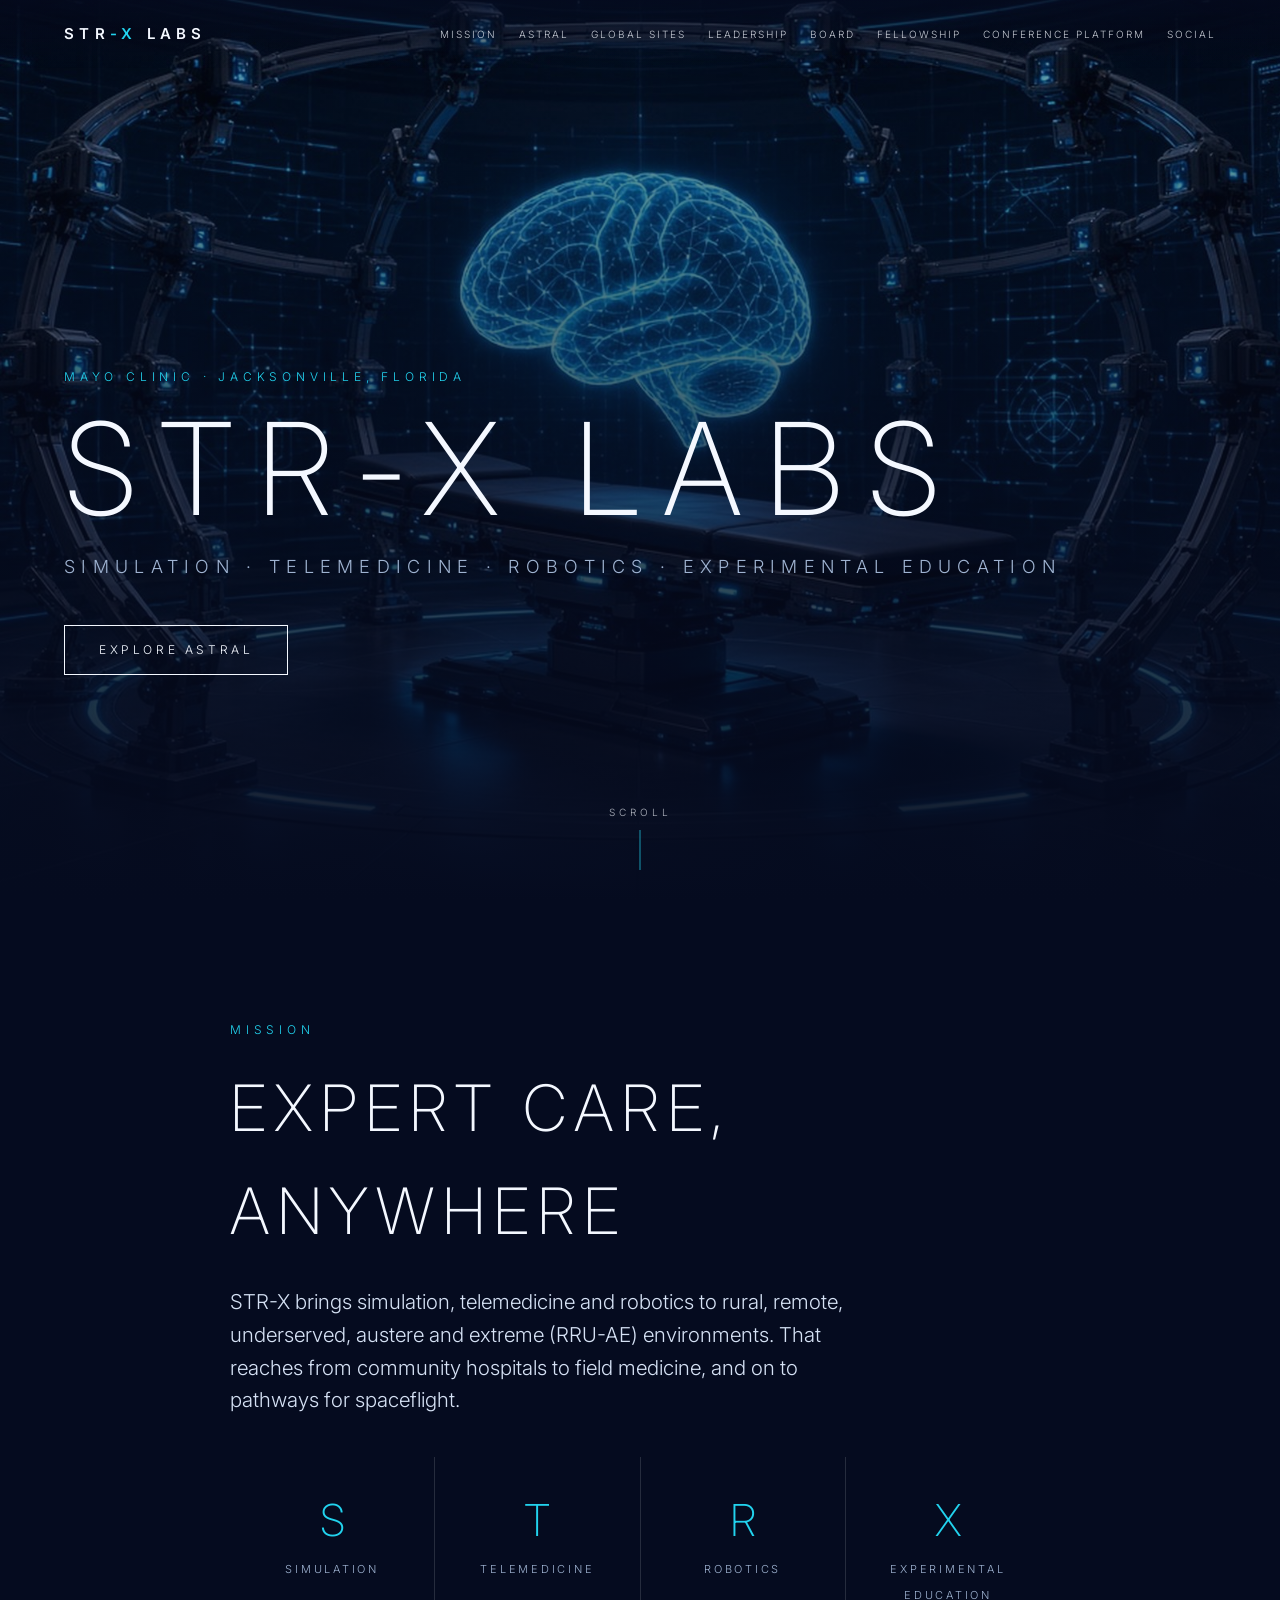
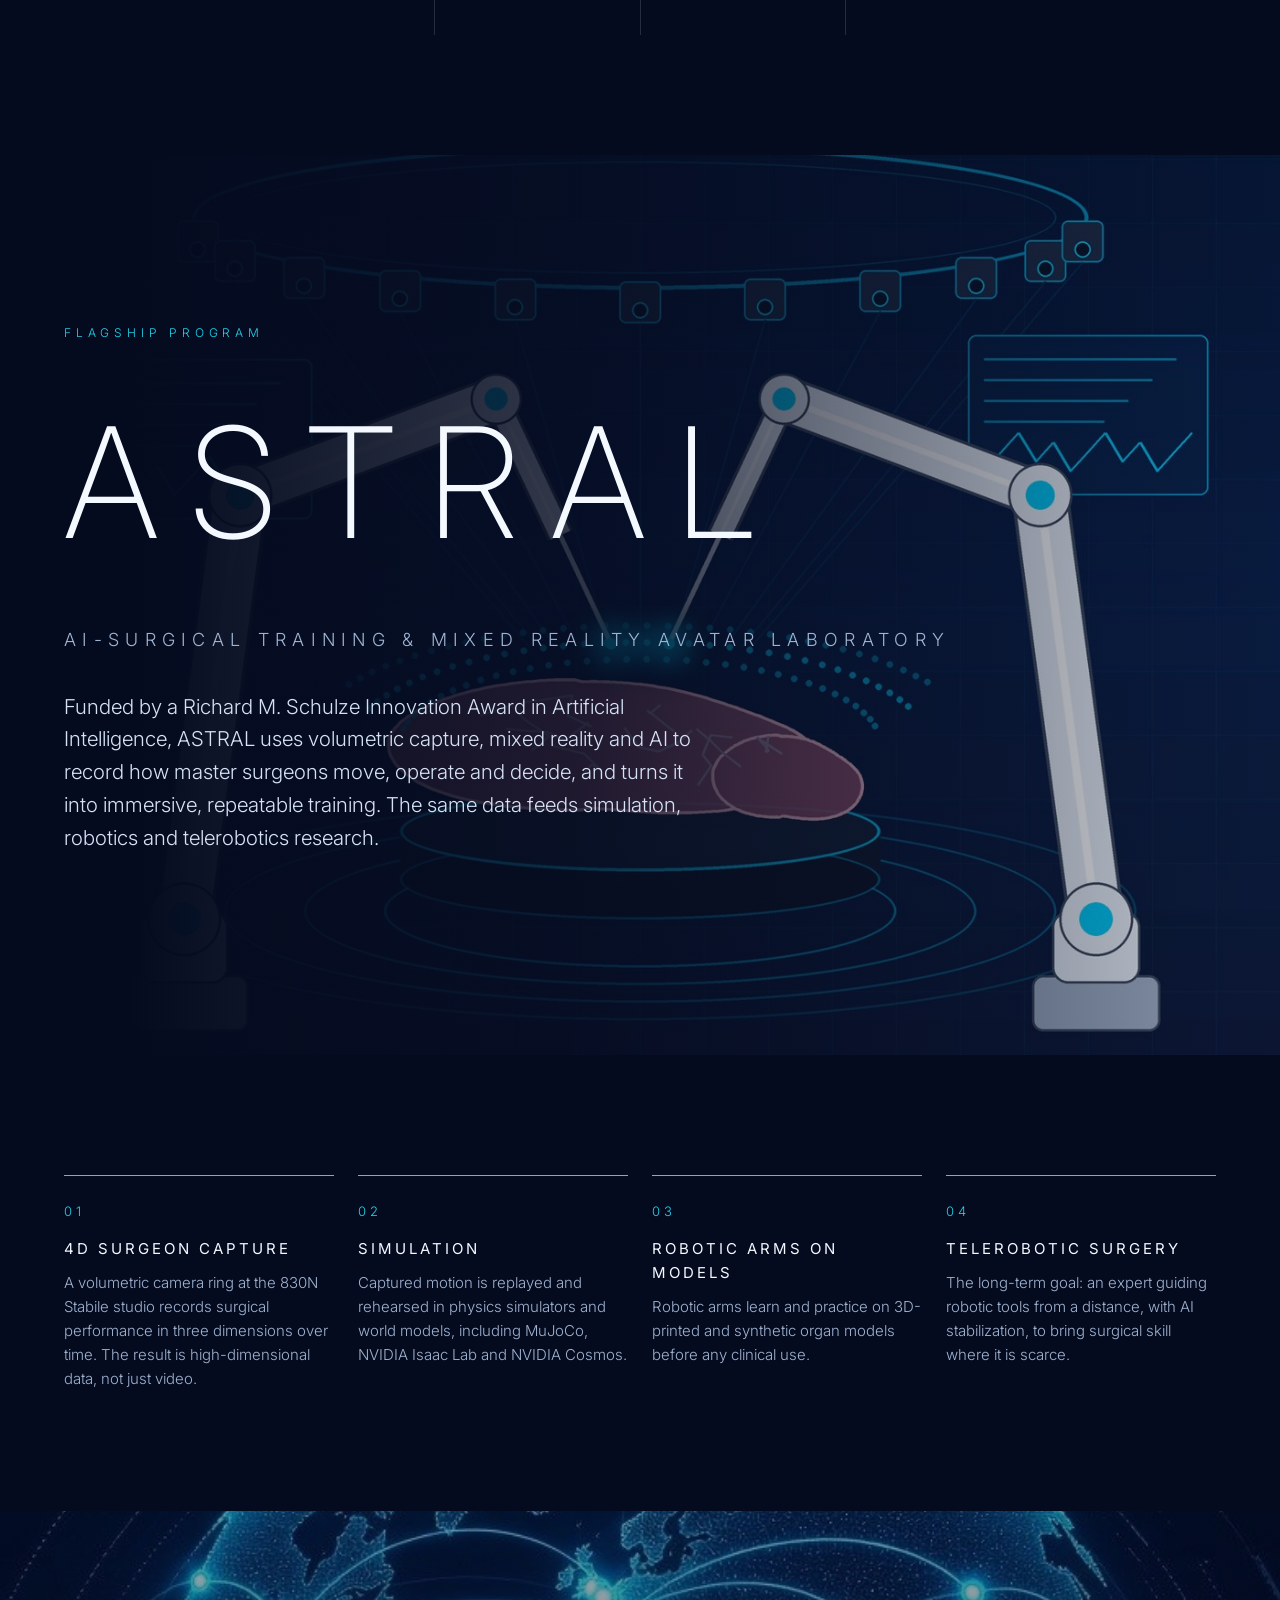
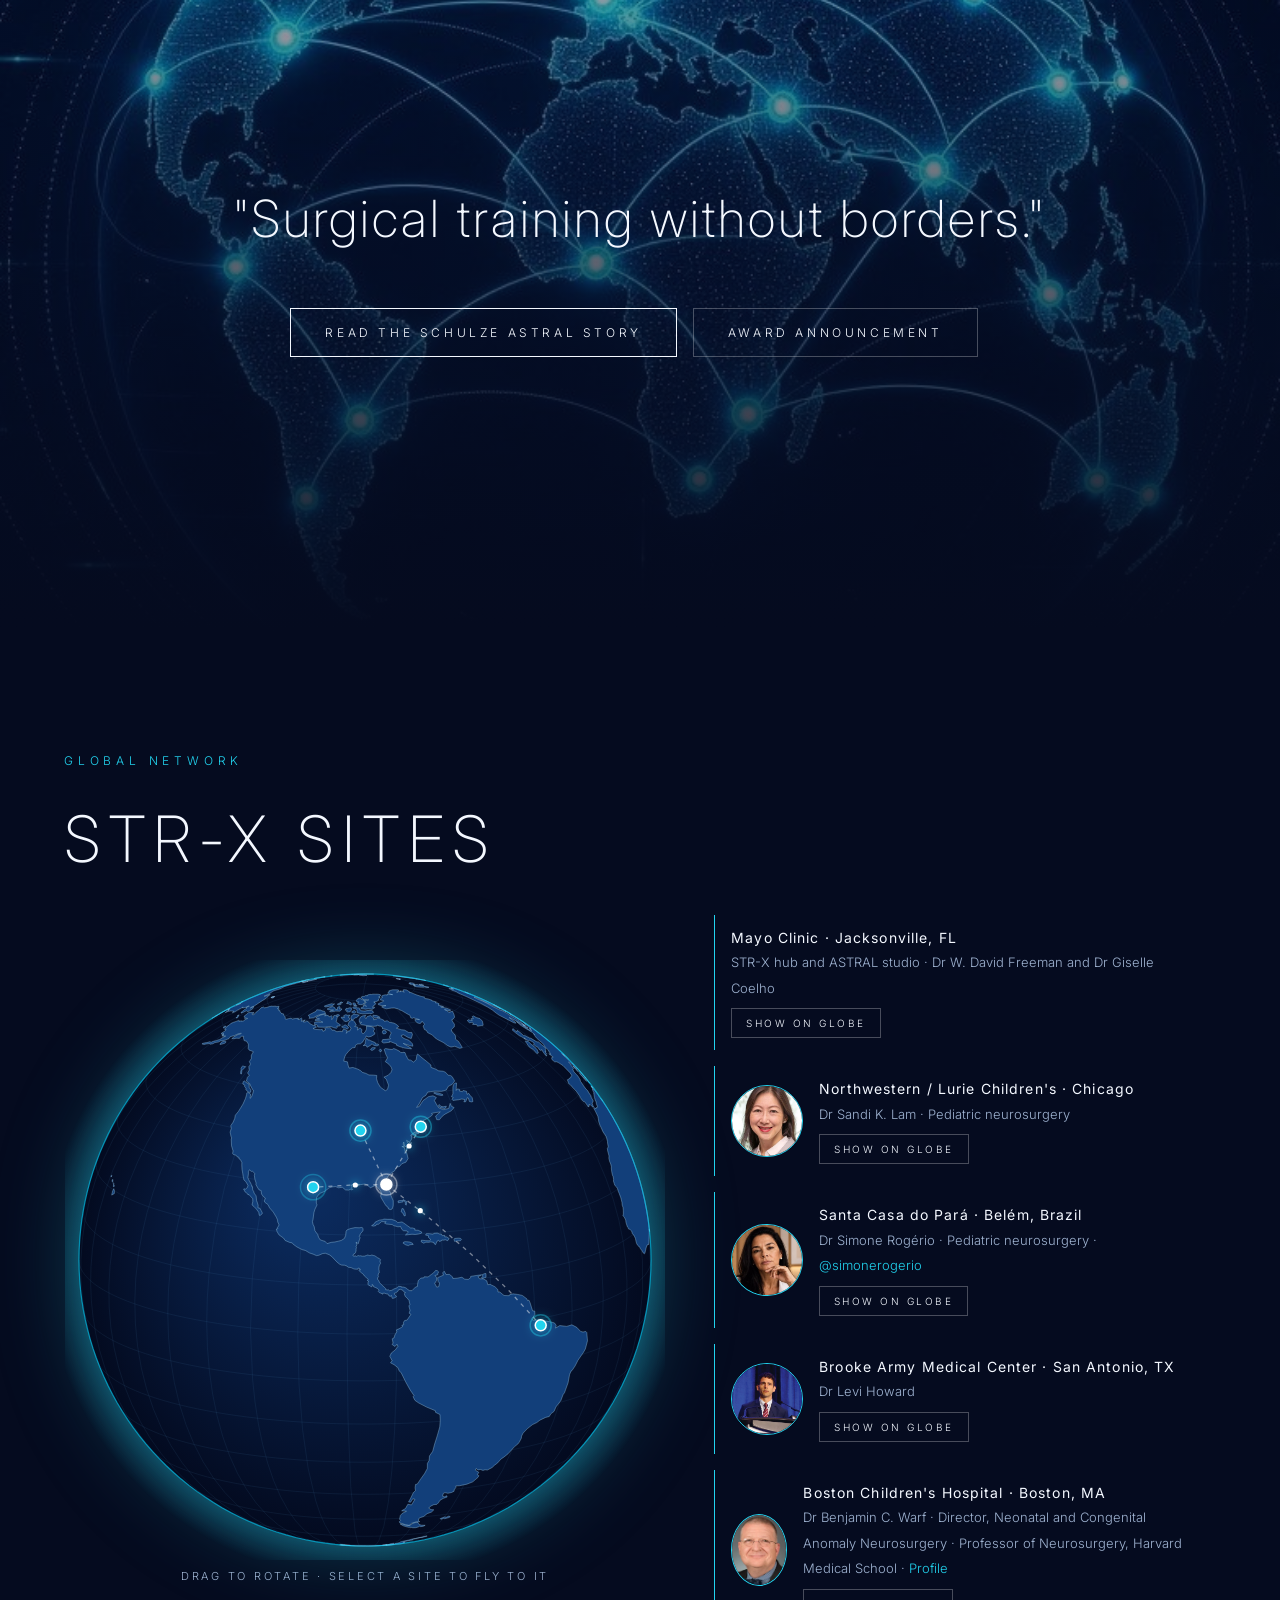
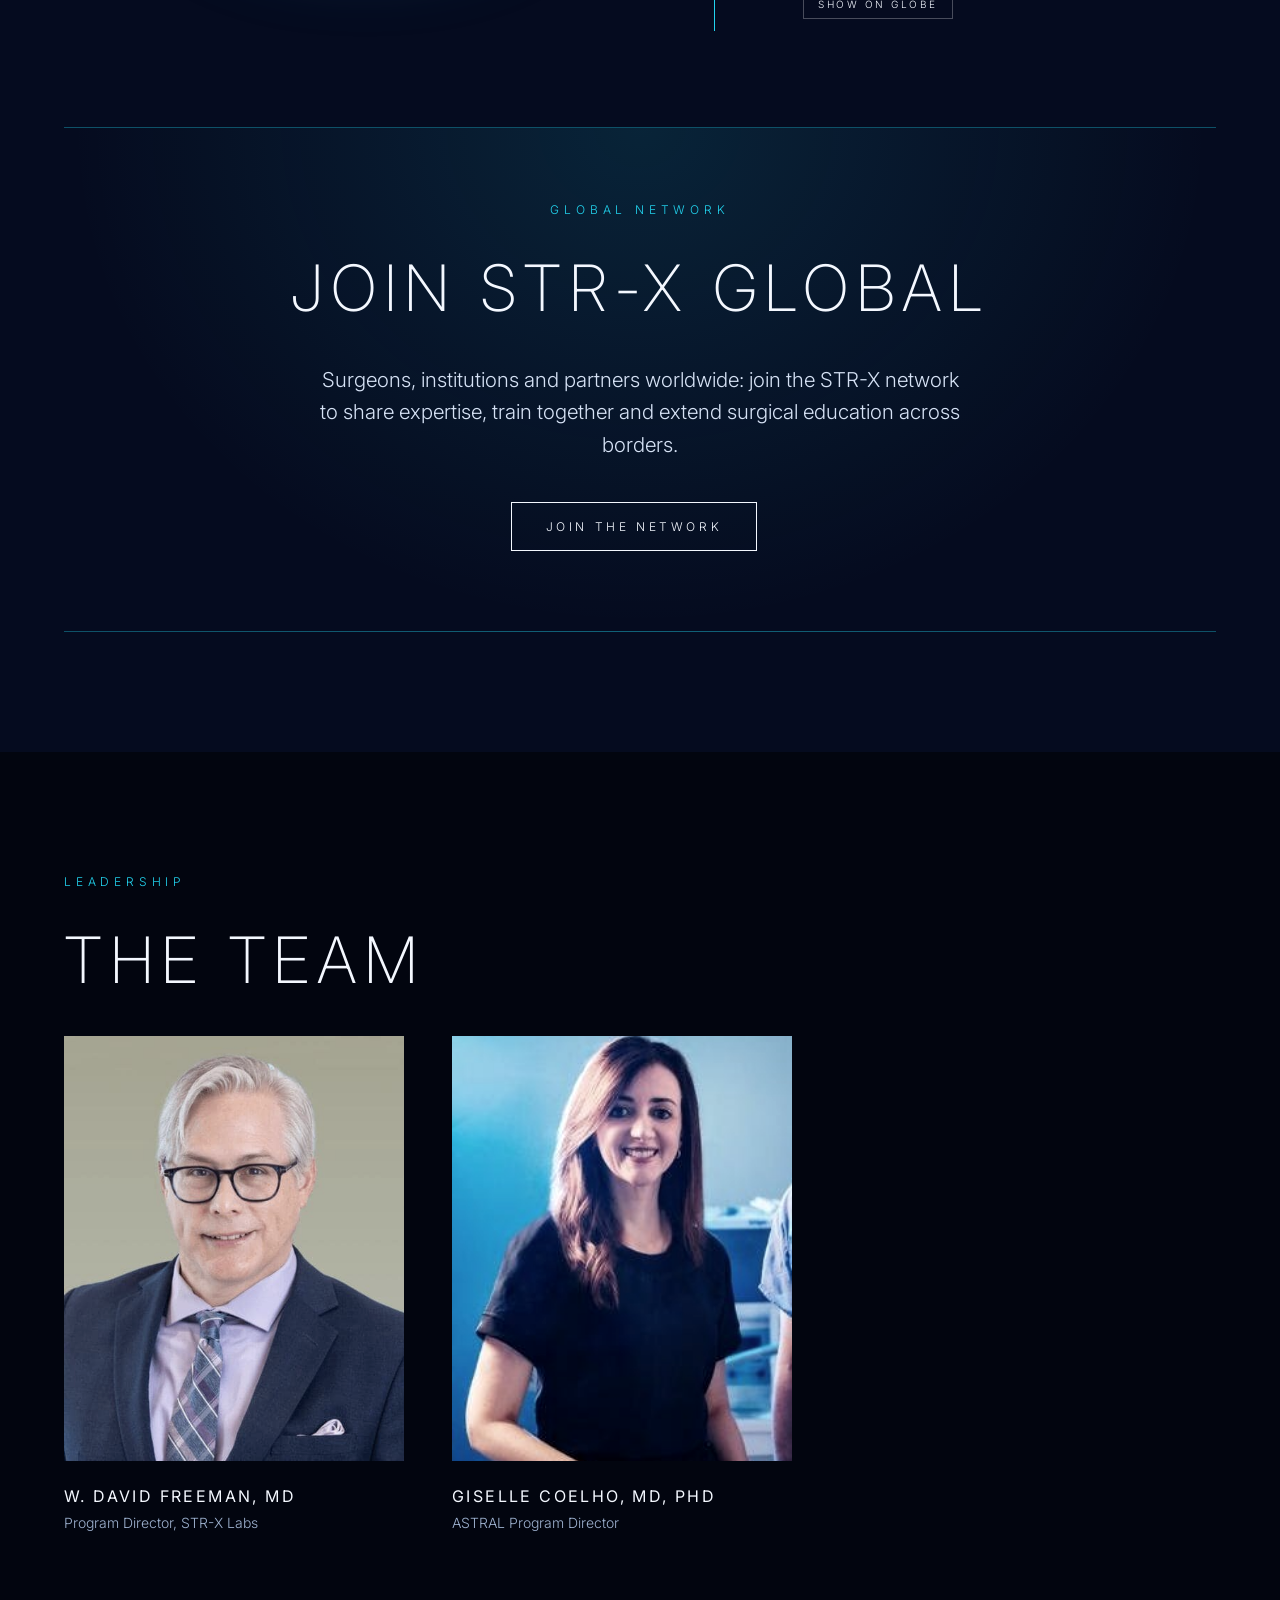
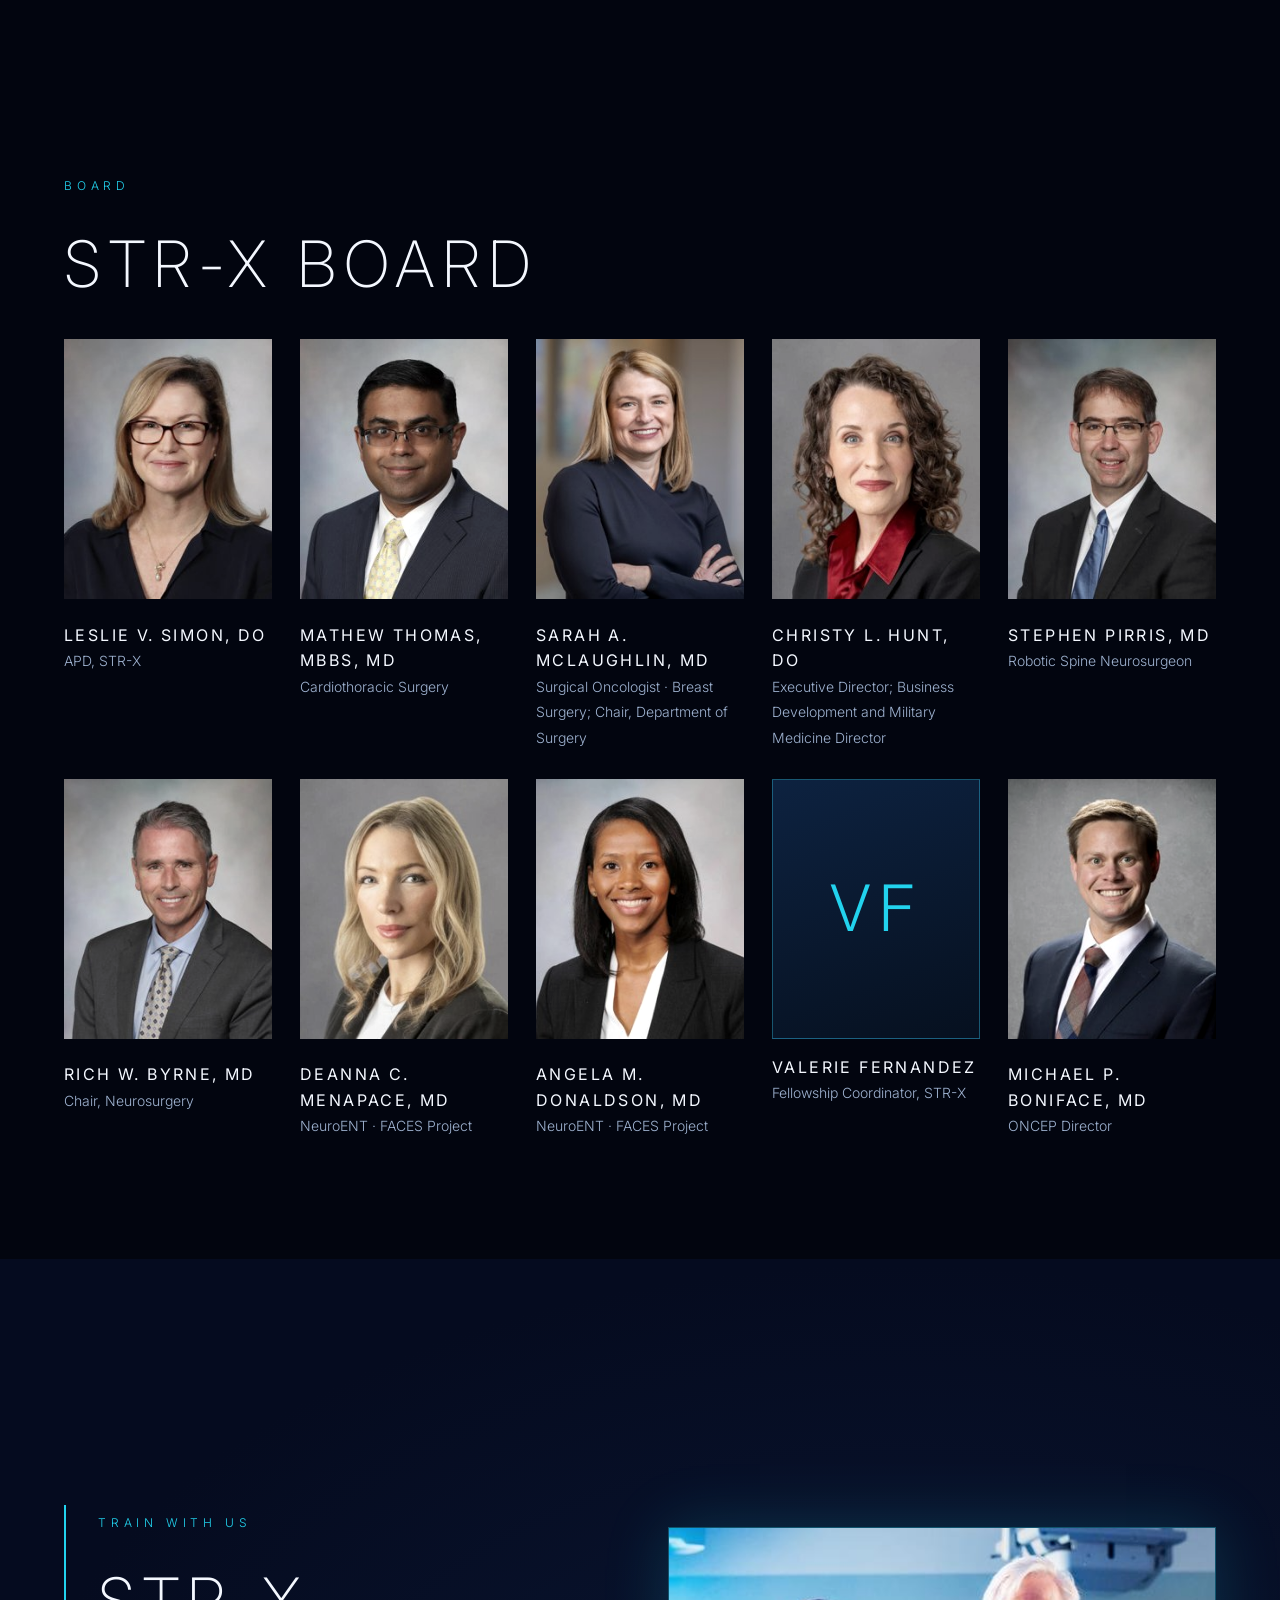
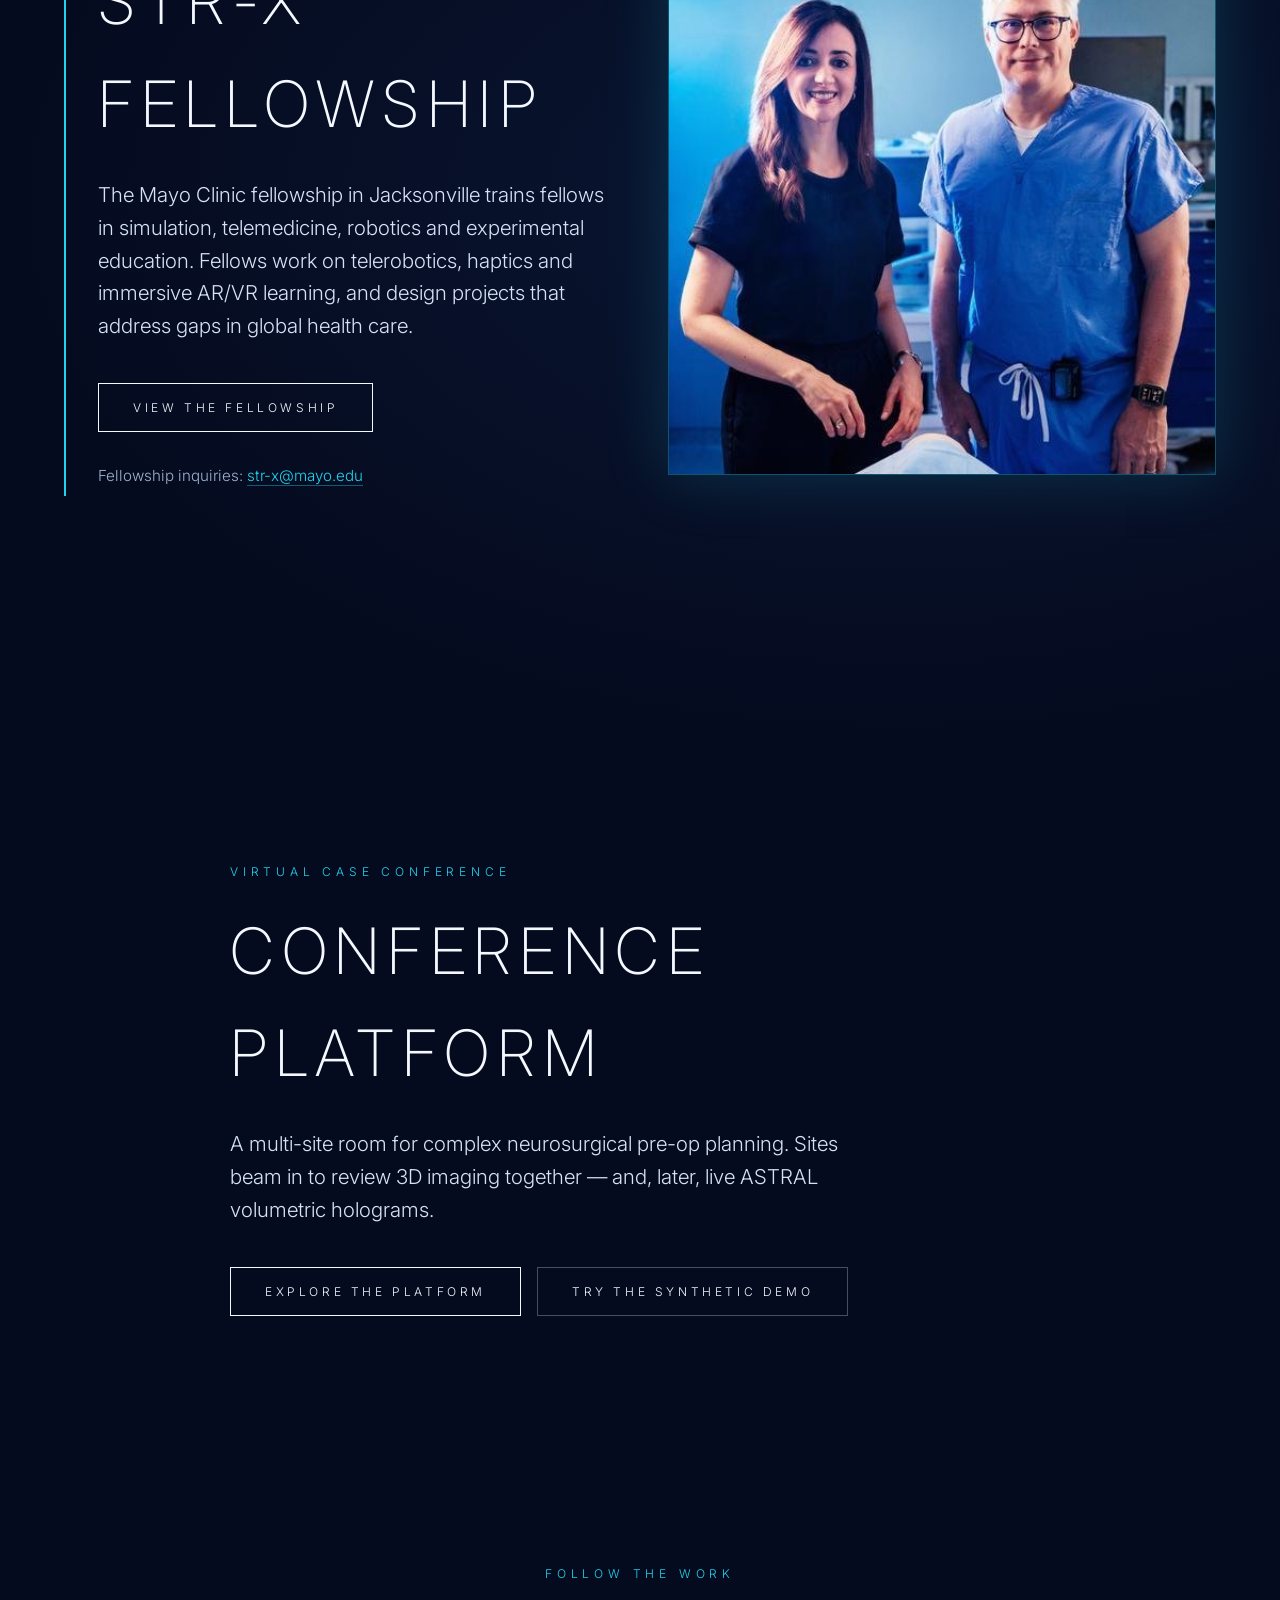
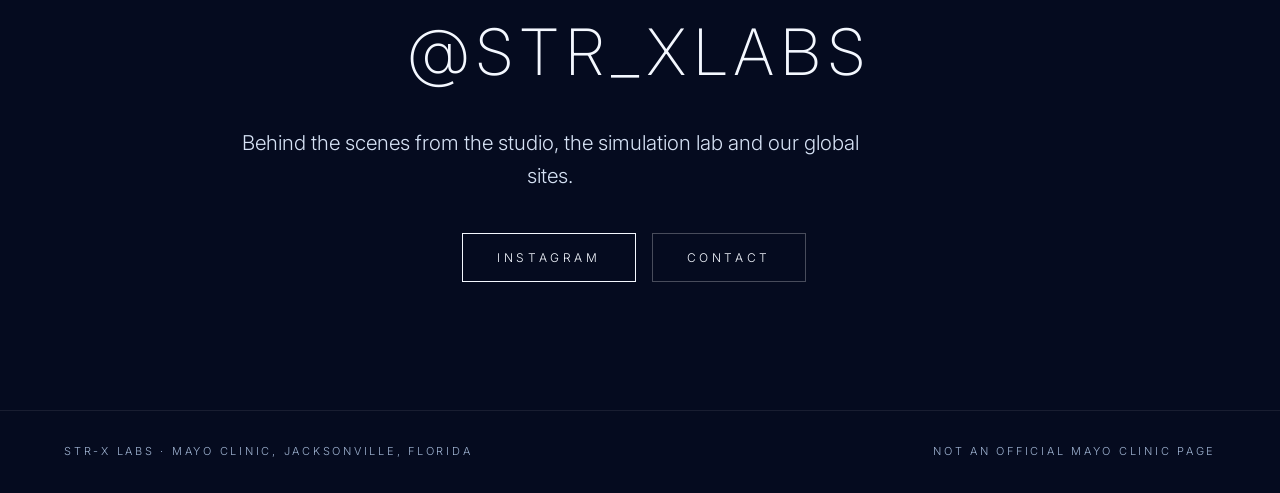
<file: index.html>
<!doctype html>
<html lang="en"><head>
<meta charset="utf-8"><meta name="viewport" content="width=device-width,initial-scale=1">
<title>STR-X Labs | Mayo Clinic Jacksonville</title>
<meta name="description" content="STR-X Labs: Simulation, Telemedicine, Robotics and eXperimental education at Mayo Clinic in Jacksonville, Florida. Home of ASTRAL, the AI-Surgical Training &amp; Mixed Reality Avatar Laboratory.">
<link rel="preconnect" href="https://fonts.googleapis.com"><link href="https://fonts.googleapis.com/css2?family=Inter:wght@200;300;400;600&display=swap" rel="stylesheet">
<link rel="stylesheet" href="style.css">
<link rel="icon" href="favicon.svg" type="image/svg+xml">
<meta name="theme-color" content="#050b1f">
</head><body>
<a class="skip" href="#top">Skip to content</a>
<header class="nav">
 <a class="logo" href="#top">STR<span>-X</span> LABS</a>
 <nav id="site-menu">
  <a href="#mission">Mission</a>
  <a href="#astral">ASTRAL</a>
  <a href="#sites">Global sites</a>
  <a href="#team">Leadership</a>
  <a href="#board">Board</a>
  <a href="#learn">Fellowship</a>
  <a href="conference/">Conference Platform</a>
  <a href="#social">Social</a>
 </nav>
 <button type="button" class="menu-toggle" aria-controls="site-menu" aria-expanded="false" aria-label="Open menu"><span aria-hidden="true"></span></button>
</header>

<section id="top" class="hero full" style="--img:url(assets/ring.jpg)">
 <div class="shade"></div>
 <div class="inner">
  <p class="kicker">Mayo Clinic · Jacksonville, Florida</p>
  <h1>STR-X LABS</h1>
  <p class="sub">Simulation · Telemedicine · Robotics · eXperimental education</p>
  <a class="btn" href="#astral">Explore ASTRAL</a>
 </div>
 <a class="scroll" href="#mission">Scroll</a>
</section>

<section id="mission" class="band">
 <div class="inner narrow reveal">
  <p class="kicker">Mission</p>
  <h2>Expert care, anywhere</h2>
  <p class="lead">STR-X brings simulation, telemedicine and robotics to rural, remote, underserved, austere and extreme (RRU-AE) environments. That reaches from community hospitals to field medicine, and on to pathways for spaceflight.</p>
  <div class="pillars">
   <div><b>S</b><span>Simulation</span></div><div><b>T</b><span>Telemedicine</span></div><div><b>R</b><span>Robotics</span></div><div><b>X</b><span>eXperimental education</span></div>
  </div>
 </div>
</section>

<section id="astral" class="split full" style="--img:url(assets/telerobotics.jpg)">
 <div class="shade side"></div>
 <div class="inner reveal">
  <p class="kicker">Flagship program</p>
  <h2 class="mega">ASTRAL</h2>
  <p class="sub">AI-Surgical Training &amp; Mixed Reality Avatar Laboratory</p>
  <p class="lead">Funded by a Richard M. Schulze Innovation Award in Artificial Intelligence, ASTRAL uses volumetric capture, mixed reality and AI to record how master surgeons move, operate and decide, and turns it into immersive, repeatable training. The same data feeds simulation, robotics and telerobotics research.</p>
 </div>
</section>

<section class="band">
 <div class="inner">
  <div class="grid4">
   <article class="card reveal"><i>01</i><h3>4D surgeon capture</h3><p>A volumetric camera ring at the 830N Stabile studio records surgical performance in three dimensions over time. The result is high-dimensional data, not just video.</p></article>
   <article class="card reveal"><i>02</i><h3>Simulation</h3><p>Captured motion is replayed and rehearsed in physics simulators and world models, including MuJoCo, NVIDIA Isaac Lab and NVIDIA Cosmos.</p></article>
   <article class="card reveal"><i>03</i><h3>Robotic arms on models</h3><p>Robotic arms learn and practice on 3D-printed and synthetic organ models before any clinical use.</p></article>
   <article class="card reveal"><i>04</i><h3>Telerobotic surgery</h3><p>The long-term goal: an expert guiding robotic tools from a distance, with AI stabilization, to bring surgical skill where it is scarce.</p></article>
  </div>
 </div>
</section>

<section class="full quote" style="--img:url(assets/globe.jpg)">
 <div class="shade"></div>
 <div class="inner narrow reveal">
  <p class="big">"Surgical training without borders."</p>
  <a class="btn" href="https://education.mayo.edu/schulze-ai-innovation-awards/giselle-coelho-david-freeman/" target="_blank" rel="noopener">Read the Schulze ASTRAL story</a>
  <a class="btn ghost" href="https://college.mayo.edu/about/news/news-archive/inaugural-recipients-of-the-richard-m-schulze-innovation-awards-in-artificial-intelligence/" target="_blank" rel="noopener">Award announcement</a>
 </div>
</section>

<section id="sites" class="band">
 <div class="inner">
  <p class="kicker">Global network</p>
  <h2>STR-X sites</h2>
  <div class="gwrap">
   <div class="globe-col"><canvas id="globe" aria-label="Interactive globe of STR-X sites. Drag to rotate." role="img"></canvas>
    <div class="glabel" id="globeLabel" aria-live="polite"></div><p class="ghint">Drag to rotate · select a site to fly to it</p></div>
   <ul class="sitelist">
    <li class="site" data-site="jax"><b>Mayo Clinic · Jacksonville, FL</b><span>STR-X hub and ASTRAL studio · Dr W. David Freeman and Dr Giselle Coelho</span><button class="fly" data-fly="jax">Show on globe</button></li>
    <li class="site with-photo" data-site="chi"><img src="assets/sandi-lam.jpg" alt="Dr Sandi K. Lam"><div><b>Northwestern / Lurie Children's · Chicago</b><span>Dr Sandi K. Lam · Pediatric neurosurgery</span><button class="fly" data-fly="chi">Show on globe</button></div></li>
    <li class="site with-photo" data-site="bel"><img src="assets/simone-rogerio.jpg" alt="Dr Simone Rogério"><div><b>Santa Casa do Pará · Belém, Brazil</b><span>Dr Simone Rogério · Pediatric neurosurgery · <a href="https://www.instagram.com/simonerogerio" target="_blank" rel="noopener">@simonerogerio</a></span><button class="fly" data-fly="bel">Show on globe</button></div></li>
    <li class="site with-photo" data-site="bamc"><img src="assets/levi-howard.jpg" alt="Dr Levi Howard"><div><b>Brooke Army Medical Center · San Antonio, TX</b><span>Dr Levi Howard</span><button class="fly" data-fly="bamc">Show on globe</button></div></li>
    <li class="site with-photo" data-site="bos"><img src="assets/benjamin-warf.jpg" alt="Dr Benjamin C. Warf"><div><b>Boston Children's Hospital · Boston, MA</b><span>Dr Benjamin C. Warf · Director, Neonatal and Congenital Anomaly Neurosurgery · Professor of Neurosurgery, Harvard Medical School · <a href="https://www.childrenshospital.org/providers/benjamin-c-warf" target="_blank" rel="noopener">Profile</a></span><button class="fly" data-fly="bos">Show on globe</button></div></li>
   </ul>
  </div>
 <div class="join reveal">
   <p class="kicker">Global network</p>
   <h2>Join STR-X Global</h2>
   <p class="lead">Surgeons, institutions and partners worldwide: join the STR-X network to share expertise, train together and extend surgical education across borders.</p>
   <a class="btn" href="mailto:strxlabs@gmail.com?subject=Join%20STR-X%20Global">Join the network</a>
  </div>
 </div>
</section>

<section id="team" class="band dark">
 <div class="inner">
  <p class="kicker">Leadership</p>
  <h2>The team</h2>
  <div class="team">
   <figure><img src="assets/freeman.jpg" alt="Dr W. David Freeman"><figcaption><b>W. David Freeman, MD</b><span>Program Director, STR-X Labs</span></figcaption></figure>
   <figure><img src="assets/coelho.jpg" alt="Dr Giselle Coelho"><figcaption><b>Giselle Coelho, MD, PhD</b><span>ASTRAL Program Director</span></figcaption></figure>
  </div>
 </div>
</section>

<section id="board" class="band dark">
 <div class="inner">
  <p class="kicker">Board</p>
  <h2>STR-X Board</h2>
  <div class="team board">
   <figure><img src="assets/leslie-simon.jpg" alt="Leslie V. Simon, DO"><figcaption><b>Leslie V. Simon, DO</b><span>APD, STR-X</span></figcaption></figure>
   <figure><img src="assets/mathew-thomas.jpg" alt="Mathew Thomas, MBBS, MD"><figcaption><b>Mathew Thomas, MBBS, MD</b><span>Cardiothoracic Surgery</span></figcaption></figure>
   <figure><img src="assets/sarah-mclaughlin.jpg" alt="Sarah A. McLaughlin, MD"><figcaption><b>Sarah A. McLaughlin, MD</b><span>Surgical Oncologist · Breast Surgery; Chair, Department of Surgery</span></figcaption></figure>
   <figure><img src="assets/christy-hunt.jpg" alt="Christy L. Hunt, DO"><figcaption><b>Christy L. Hunt, DO</b><span>Executive Director; Business Development and Military Medicine Director</span></figcaption></figure>
   <figure><img src="assets/stephen-pirris.jpg" alt="Stephen Pirris, MD"><figcaption><b>Stephen Pirris, MD</b><span>Robotic Spine Neurosurgeon</span></figcaption></figure>
   <figure><img src="assets/rich-byrne.jpg" alt="Rich W. Byrne, MD"><figcaption><b>Rich W. Byrne, MD</b><span>Chair, Neurosurgery</span></figcaption></figure>
   <figure><img src="assets/deanna-menapace.jpg" alt="Deanna C. Menapace, MD"><figcaption><b>Deanna C. Menapace, MD</b><span>NeuroENT · FACES Project</span></figcaption></figure>
   <figure><img src="assets/angela-donaldson.jpg" alt="Angela M. Donaldson, MD"><figcaption><b>Angela M. Donaldson, MD</b><span>NeuroENT · FACES Project</span></figcaption></figure>
   <figure><div class="initials" aria-hidden="true">VF</div><figcaption><b>Valerie Fernandez</b><span>Fellowship Coordinator, STR-X</span></figcaption></figure>
   <figure><img src="assets/michael-boniface.jpg" alt="Michael P. Boniface, MD"><figcaption><b>Michael P. Boniface, MD</b><span>ONCEP Director</span></figcaption></figure>
  </div>
 </div>
</section>
<section id="learn" class="learn">
 <div class="inner learn-grid">
 <figure class="learn-photo reveal"><img src="assets/duo.jpg" alt="Dr Giselle Coelho and Dr W. David Freeman at Mayo Clinic Jacksonville"></figure>
 <div class="learn-panel reveal">
  <p class="kicker">Train with us</p>
  <h2>STR-X Fellowship</h2>
  <p class="lead">The Mayo Clinic fellowship in Jacksonville trains fellows in simulation, telemedicine, robotics and experimental education. Fellows work on telerobotics, haptics and immersive AR/VR learning, and design projects that address gaps in global health care.</p>
  <a class="btn" href="https://college.mayo.edu/academics/non-clinical-education/str-x-fellowship/" target="_blank" rel="noopener">View the fellowship</a>
  <p class="contact">Fellowship inquiries: <a href="mailto:str-x@mayo.edu">str-x@mayo.edu</a></p>
 </div>
 </div>
</section>

<section class="band">
 <div class="inner narrow reveal">
  <p class="kicker">Virtual case conference</p>
  <h2>Conference Platform</h2>
  <p class="lead">A multi-site room for complex neurosurgical pre-op planning. Sites beam in to review 3D imaging together — and, later, live ASTRAL volumetric holograms.</p>
  <a class="btn" href="conference/">Explore the platform</a>
  <a class="btn ghost" href="conference/#demo">Try the synthetic demo</a>
 </div>
</section>

<section id="social" class="band">
 <div class="inner narrow center reveal">
  <p class="kicker">Follow the work</p>
  <h2>@str_xlabs</h2>
  <p class="lead">Behind the scenes from the studio, the simulation lab and our global sites.</p>
  <a class="btn" href="https://www.instagram.com/str_xlabs" target="_blank" rel="noopener">Instagram</a>
  <a class="btn ghost" href="mailto:strxlabs@gmail.com">Contact</a>
 </div>
</section>

<footer><span>STR-X LABS · Mayo Clinic, Jacksonville, Florida</span><span>Not an official Mayo Clinic page</span></footer>

<script src="vendor/d3-array.min.js"></script>
<script src="vendor/d3-geo.min.js"></script>
<script src="vendor/topojson-client.min.js"></script>
<script src="main.js"></script>
<script src="globe.js"></script>
</body></html>
</file>
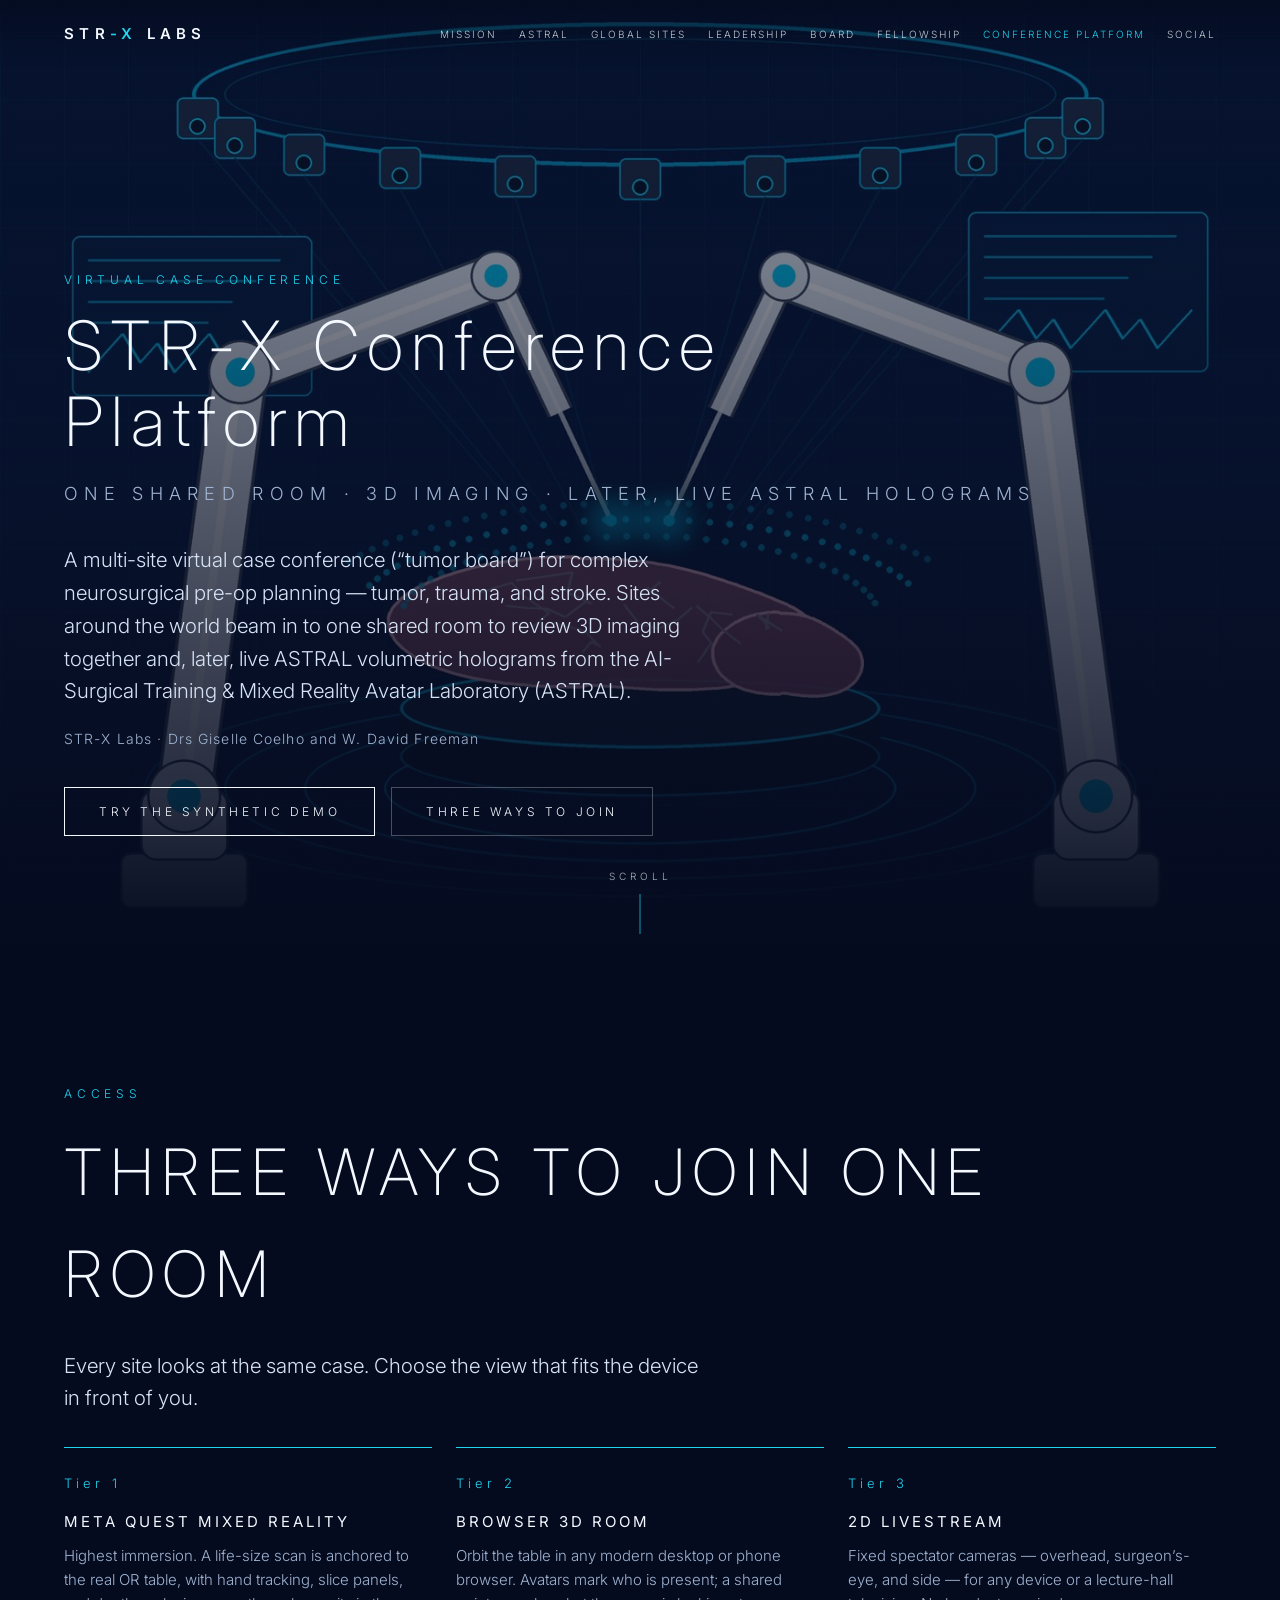
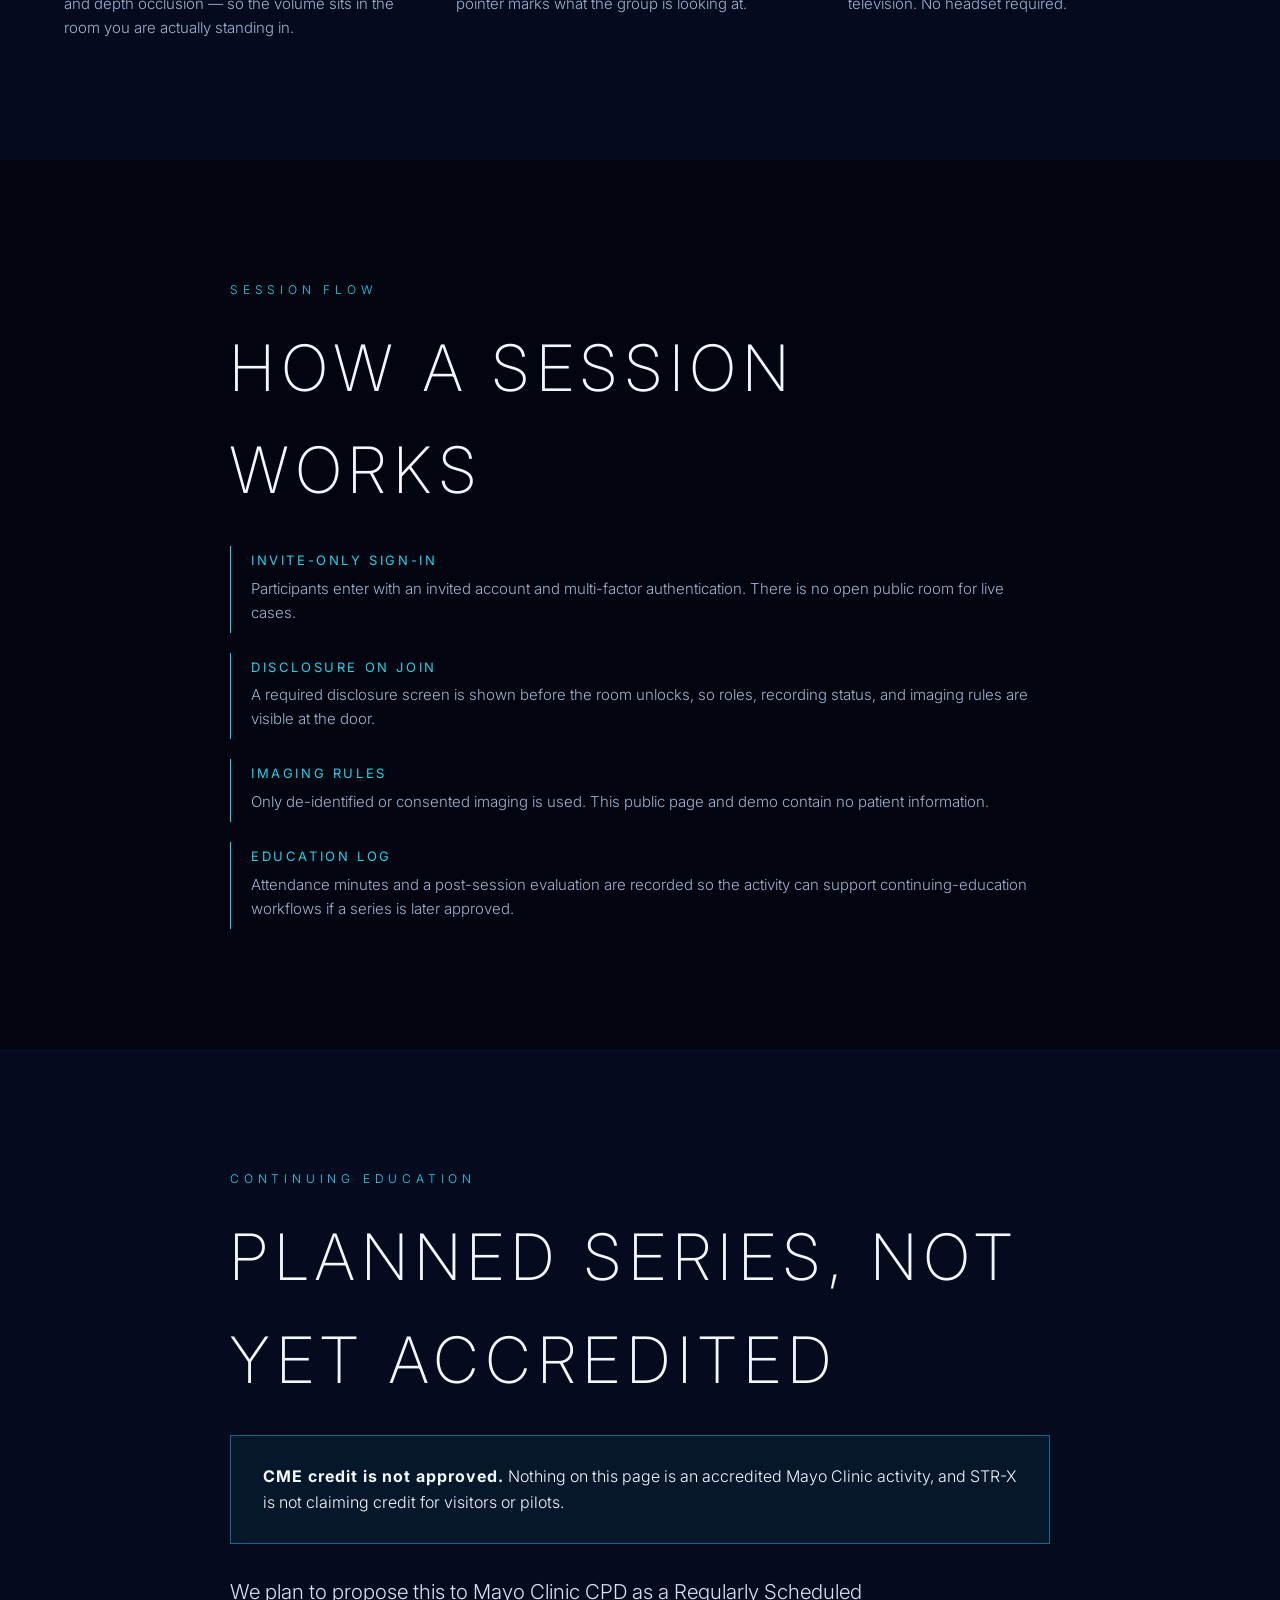
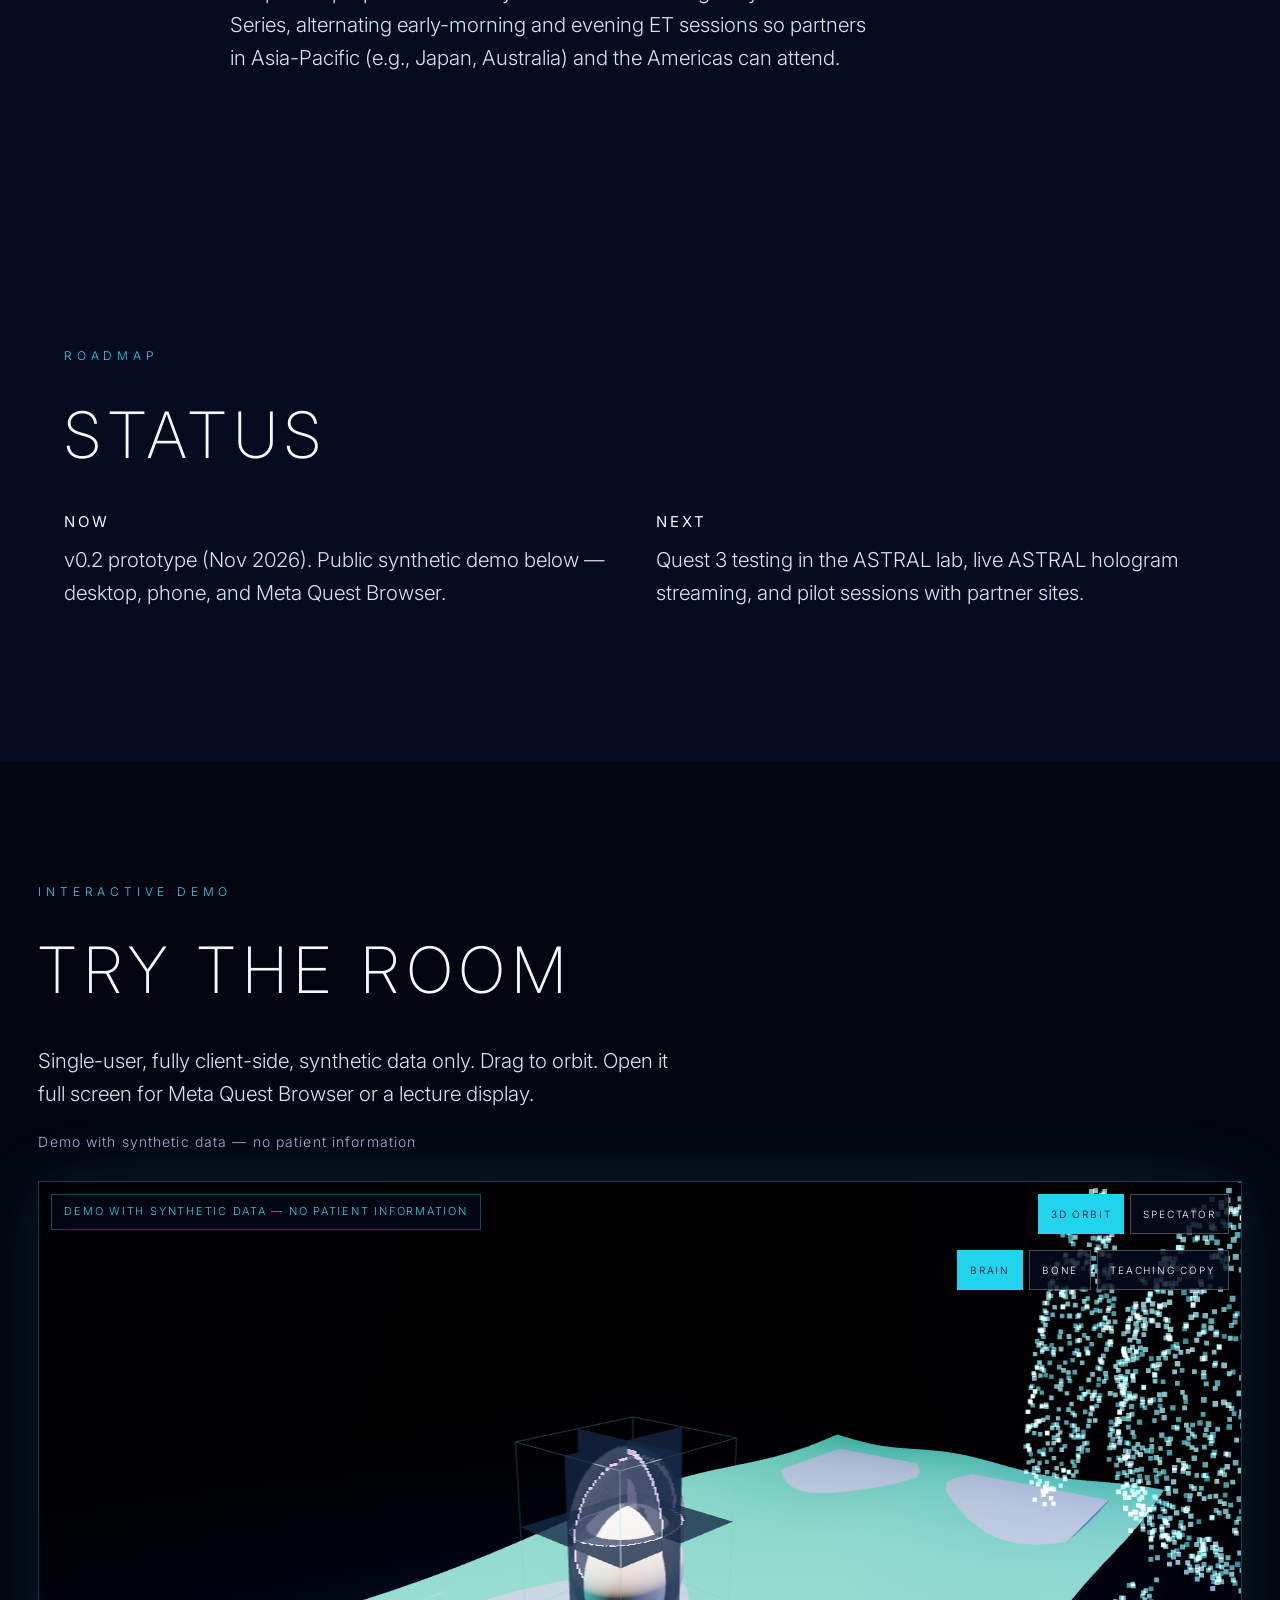
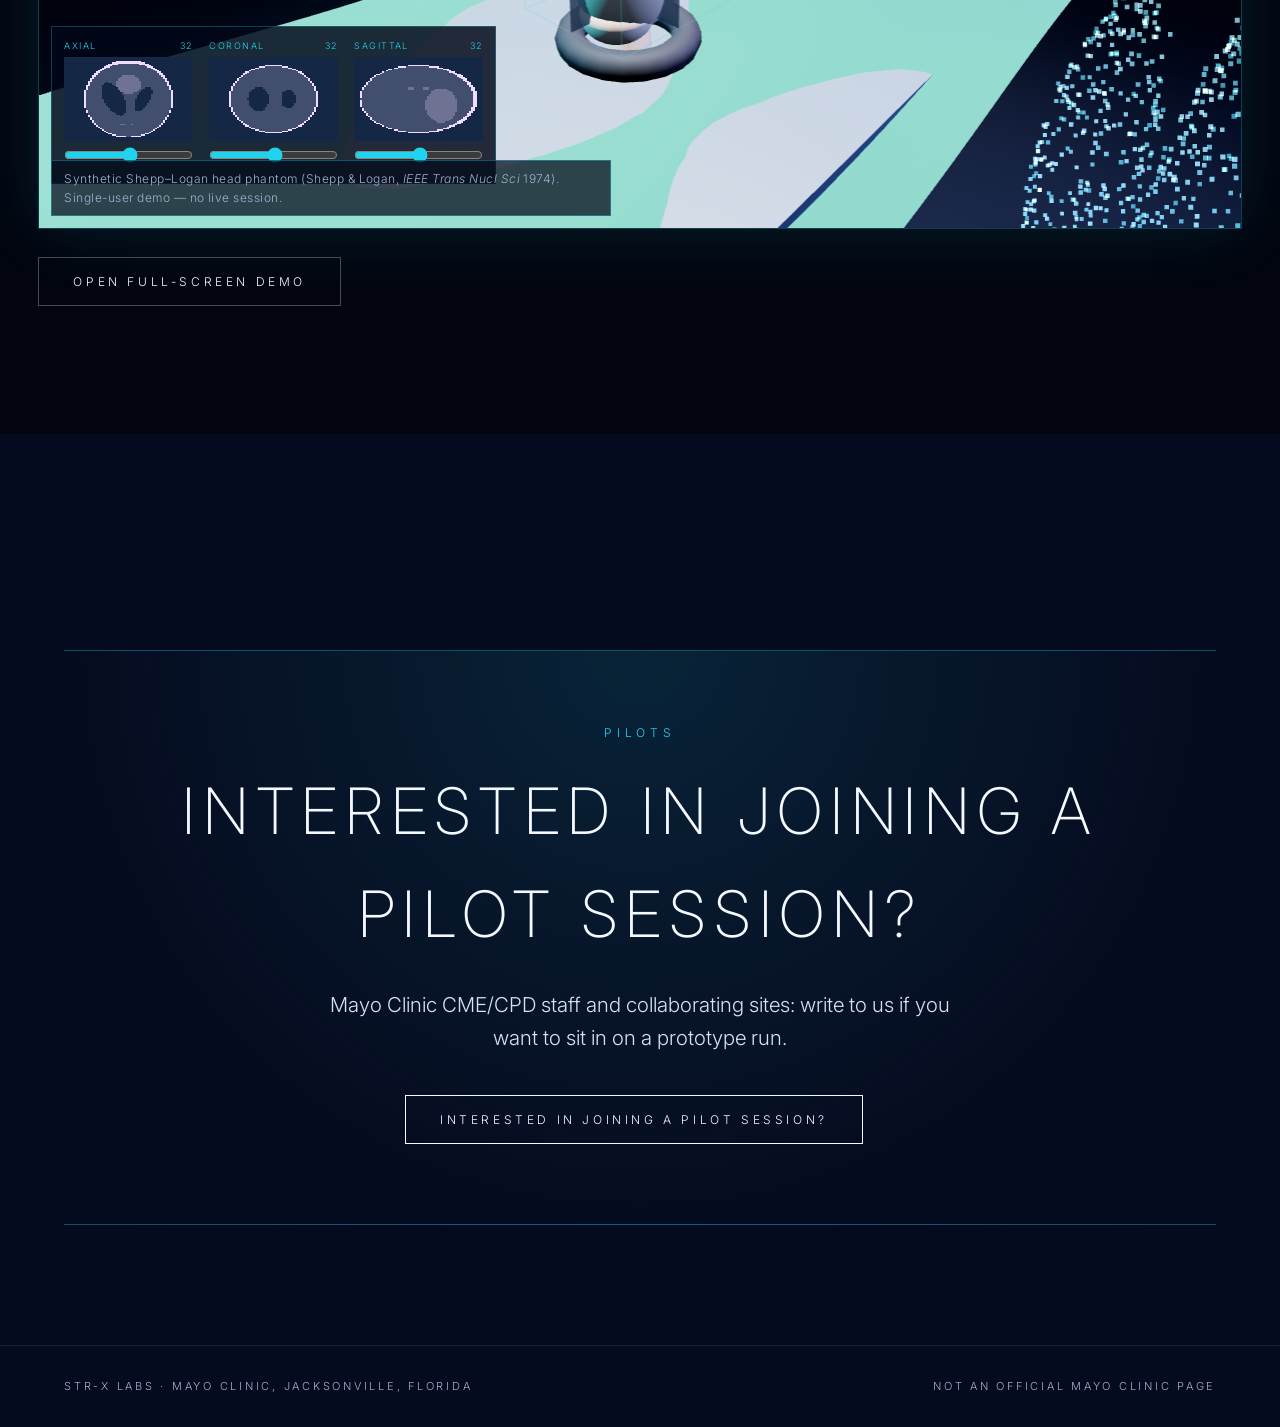
<file: conference/index.html>
<!doctype html>
<html lang="en"><head>
<meta charset="utf-8"><meta name="viewport" content="width=device-width,initial-scale=1">
<title>STR-X Conference Platform | STR-X Labs</title>
<meta name="description" content="STR-X Conference Platform: a multi-site virtual case conference for complex neurosurgical pre-op planning, with a public synthetic-data demo. Built by STR-X Labs.">
<link rel="preconnect" href="https://fonts.googleapis.com"><link href="https://fonts.googleapis.com/css2?family=Inter:wght@200;300;400;600&display=swap" rel="stylesheet">
<link rel="stylesheet" href="../style.css">
<link rel="icon" href="../favicon.svg" type="image/svg+xml">
<meta name="theme-color" content="#050b1f">
</head><body>
<a class="skip" href="#top">Skip to content</a>
<header class="nav">
 <a class="logo" href="../index.html">STR<span>-X</span> LABS</a>
 <nav id="site-menu">
  <a href="../index.html#mission">Mission</a>
  <a href="../index.html#astral">ASTRAL</a>
  <a href="../index.html#sites">Global sites</a>
  <a href="../index.html#team">Leadership</a>
  <a href="../index.html#board">Board</a>
  <a href="../index.html#learn">Fellowship</a>
  <a href="./" aria-current="page">Conference Platform</a>
  <a href="../index.html#social">Social</a>
 </nav>
 <button type="button" class="menu-toggle" aria-controls="site-menu" aria-expanded="false" aria-label="Open menu"><span aria-hidden="true"></span></button>
</header>

<section id="top" class="hero full" style="--img:url(../assets/telerobotics.jpg)">
 <div class="shade"></div>
 <div class="inner">
  <p class="kicker">Virtual case conference</p>
  <h1 class="page-title">STR-X Conference Platform</h1>
  <p class="sub">One shared room · 3D imaging · later, live ASTRAL holograms</p>
  <p class="lead">A multi-site virtual case conference (“tumor board”) for complex neurosurgical pre-op planning — tumor, trauma, and stroke. Sites around the world beam in to one shared room to review 3D imaging together and, later, live ASTRAL volumetric holograms from the AI-Surgical Training &amp; Mixed Reality Avatar Laboratory (ASTRAL).</p>
  <p class="credit">STR-X Labs · Drs Giselle Coelho and W. David Freeman</p>
  <a class="btn" href="#demo">Try the synthetic demo</a>
  <a class="btn ghost" href="#join">Three ways to join</a>
 </div>
 <a class="scroll" href="#join">Scroll</a>
</section>

<section id="join" class="band">
 <div class="inner">
  <p class="kicker">Access</p>
  <h2>Three ways to join one room</h2>
  <p class="lead">Every site looks at the same case. Choose the view that fits the device in front of you.</p>
  <div class="grid3">
   <article class="card">
    <i>Tier 1</i>
    <h3>Meta Quest mixed reality</h3>
    <p>Highest immersion. A life-size scan is anchored to the real OR table, with hand tracking, slice panels, and depth occlusion — so the volume sits in the room you are actually standing in.</p>
   </article>
   <article class="card">
    <i>Tier 2</i>
    <h3>Browser 3D room</h3>
    <p>Orbit the table in any modern desktop or phone browser. Avatars mark who is present; a shared pointer marks what the group is looking at.</p>
   </article>
   <article class="card">
    <i>Tier 3</i>
    <h3>2D livestream</h3>
    <p>Fixed spectator cameras — overhead, surgeon’s-eye, and side — for any device or a lecture-hall television. No headset required.</p>
   </article>
  </div>
 </div>
</section>

<section id="session" class="band dark">
 <div class="inner narrow">
  <p class="kicker">Session flow</p>
  <h2>How a session works</h2>
  <ol class="steps">
   <li><b>Invite-only sign-in</b><p>Participants enter with an invited account and multi-factor authentication. There is no open public room for live cases.</p></li>
   <li><b>Disclosure on join</b><p>A required disclosure screen is shown before the room unlocks, so roles, recording status, and imaging rules are visible at the door.</p></li>
   <li><b>Imaging rules</b><p>Only de-identified or consented imaging is used. This public page and demo contain no patient information.</p></li>
   <li><b>Education log</b><p>Attendance minutes and a post-session evaluation are recorded so the activity can support continuing-education workflows if a series is later approved.</p></li>
  </ol>
 </div>
</section>

<section id="education" class="band">
 <div class="inner narrow">
  <p class="kicker">Continuing education</p>
  <h2>Planned series, not yet accredited</h2>
  <aside class="callout" role="note">
   <p><strong>CME credit is not approved.</strong> Nothing on this page is an accredited Mayo Clinic activity, and STR-X is not claiming credit for visitors or pilots.</p>
  </aside>
  <p class="lead">We plan to propose this to Mayo Clinic CPD as a Regularly Scheduled Series, alternating early-morning and evening ET sessions so partners in Asia-Pacific (e.g., Japan, Australia) and the Americas can attend.</p>
 </div>
</section>

<section id="status" class="band">
 <div class="inner">
  <p class="kicker">Roadmap</p>
  <h2>Status</h2>
  <div class="roadmap">
   <div>
    <h3>Now</h3>
    <p class="lead">v0.2 prototype (Nov 2026). Public synthetic demo below — desktop, phone, and Meta Quest Browser.</p>
   </div>
   <div>
    <h3>Next</h3>
    <p class="lead">Quest 3 testing in the ASTRAL lab, live ASTRAL hologram streaming, and pilot sessions with partner sites.</p>
   </div>
  </div>
 </div>
</section>

<section id="demo" class="band dark demo-section">
 <div class="inner">
  <p class="kicker">Interactive demo</p>
  <h2>Try the room</h2>
  <p class="lead">Single-user, fully client-side, synthetic data only. Drag to orbit. Open it full screen for Meta Quest Browser or a lecture display.</p>
  <p class="credit">Demo with synthetic data — no patient information</p>
  <div id="conference-demo" class="demo-stage" role="region" aria-label="Synthetic conference room demo">
   <p class="demo-fallback">Loading the synthetic conference-room demo. Requires a browser with WebGL 2.</p>
  </div>
  <p style="margin-top:20px">
   <a class="btn ghost" href="demo/">Open full-screen demo</a>
  </p>
 </div>
</section>

<section id="pilot" class="band">
 <div class="inner">
  <div class="join">
   <p class="kicker">Pilots</p>
   <h2>Interested in joining a pilot session?</h2>
   <p class="lead">Mayo Clinic CME/CPD staff and collaborating sites: write to us if you want to sit in on a prototype run.</p>
   <a class="btn" href="mailto:strxlabs@gmail.com?subject=STR-X%20Conference%20Platform%20pilot">Interested in joining a pilot session?</a>
  </div>
 </div>
</section>

<footer><span>STR-X LABS · Mayo Clinic, Jacksonville, Florida</span><span>Not an official Mayo Clinic page</span></footer>
<script src="../main.js"></script>
<script type="module" src="demo/demo.js"></script>
</body></html>
</file>
<file: style.css>
:root{--navy:#050b1f;--navy2:#0a1633;--cyan:#22d3ee;--white:#f4f8ff;--mute:#9fb3d1}
*{box-sizing:border-box;margin:0;padding:0}html{scroll-behavior:smooth}
body{background:var(--navy);color:var(--white);font-family:Inter,system-ui,sans-serif;font-weight:300;line-height:1.6}
a{color:inherit;text-decoration:none}
.nav{position:fixed;inset:0 0 auto 0;z-index:1000;display:flex;justify-content:space-between;align-items:center;padding:22px 5vw;background:linear-gradient(#050b1fcc,transparent);gap:24px}
.logo{font-weight:600;letter-spacing:.35em;font-size:15px;flex-shrink:0}.logo span{color:var(--cyan)}
.nav nav{display:flex;flex-wrap:wrap;justify-content:flex-end;align-items:center}
.nav nav a{margin-left:22px;font-size:10px;letter-spacing:.2em;text-transform:uppercase;opacity:.8}.nav nav a:hover,.nav nav a:focus-visible{color:var(--cyan);opacity:1}
.nav nav a[aria-current="page"]{color:var(--cyan);opacity:1}
.skip{position:absolute;left:-999px;top:8px;z-index:1100;background:var(--cyan);color:var(--navy);padding:8px 16px;letter-spacing:.2em;text-transform:uppercase;font-size:11px}
.skip:focus{left:8px}
.menu-toggle{display:none;width:48px;height:48px;margin-right:-12px;border:0;background:transparent;cursor:pointer;position:relative;z-index:1002;flex-shrink:0}
.menu-toggle span,.menu-toggle span:before,.menu-toggle span:after{display:block;width:22px;height:2px;background:var(--white);position:absolute;left:13px;transition:.25s}
.menu-toggle span{top:23px}.menu-toggle span:before{content:"";top:-7px}.menu-toggle span:after{content:"";top:7px}
body.menu-open{overflow:hidden}
body.menu-open .nav{background:#050b1f}
body.menu-open .menu-toggle span{background:transparent}
body.menu-open .menu-toggle span:before{top:0;transform:rotate(45deg)}
body.menu-open .menu-toggle span:after{top:0;transform:rotate(-45deg)}
.btn:focus-visible,.fly:focus-visible,.menu-toggle:focus-visible,a:focus-visible{outline:2px solid var(--cyan);outline-offset:3px}
section{position:relative}
.full{min-height:100vh;display:flex;align-items:center;background:var(--img) center/cover no-repeat}
.shade{position:absolute;inset:0;background:linear-gradient(180deg,#050b1f55,#050b1fdd 85%,var(--navy))}
.shade.side{background:linear-gradient(90deg,var(--navy) 10%,#050b1fcc 45%,#050b1f22)}
.inner{position:relative;width:min(1200px,90vw);margin:0 auto;padding:120px 0}
.narrow{max-width:820px}.center{text-align:center}
.kicker{font-size:12px;letter-spacing:.4em;text-transform:uppercase;color:var(--cyan);margin-bottom:18px}
h1{font-weight:200;font-size:clamp(48px,10vw,140px);letter-spacing:.18em;line-height:1}
h1.page-title{font-size:clamp(28px,5.4vw,68px);letter-spacing:.12em;max-width:18ch;line-height:1.12}
h2{font-weight:200;font-size:clamp(32px,5vw,64px);letter-spacing:.12em;text-transform:uppercase;margin-bottom:24px}
.mega{font-size:clamp(64px,12vw,170px);letter-spacing:.2em;margin-bottom:0}
h3{font-weight:400;font-size:15px;letter-spacing:.2em;text-transform:uppercase;margin:14px 0 10px}
.sub{font-size:clamp(13px,1.6vw,18px);letter-spacing:.35em;text-transform:uppercase;color:var(--mute);margin:20px 0 36px}
.lead{font-size:clamp(17px,1.6vw,21px);color:#d6e2f5;max-width:640px;margin-bottom:32px}
.btn{display:inline-block;border:1px solid var(--white);padding:14px 34px;font-size:12px;letter-spacing:.3em;text-transform:uppercase;margin:8px 12px 8px 0;transition:.3s}
.btn:hover{background:var(--white);color:var(--navy)}.btn.ghost{border-color:#ffffff44}
.hero .inner{text-align:left;padding-top:30vh}
.scroll{position:absolute;bottom:30px;left:50%;transform:translateX(-50%);font-size:10px;letter-spacing:.4em;text-transform:uppercase;opacity:.7}
.scroll:after{content:"";display:block;width:1px;height:40px;background:var(--cyan);margin:10px auto 0;animation:pulse 2s infinite}
@keyframes pulse{50%{opacity:.2}}
.band{background:var(--navy)}.band.dark{background:#02050f}
.pillars{display:grid;grid-template-columns:repeat(4,1fr);gap:1px;background:#ffffff22;margin-top:40px}
.pillars div{background:var(--navy);padding:28px 16px;text-align:center}.pillars b{display:block;font-size:44px;font-weight:200;color:var(--cyan)}
.pillars span{font-size:11px;letter-spacing:.25em;text-transform:uppercase;color:var(--mute)}
.grid4{display:grid;grid-template-columns:repeat(4,1fr);gap:24px}
.card{border-top:1px solid var(--cyan);padding-top:22px}.card i{font-style:normal;color:var(--cyan);font-size:13px;letter-spacing:.3em}.card p{color:var(--mute);font-size:15px}
.quote{min-height:80vh;text-align:center}.quote .inner{margin:0 auto}.big{font-size:clamp(28px,4vw,52px);font-weight:200;letter-spacing:.06em;margin-bottom:40px}
.sitelist{list-style:none;display:flex;flex-direction:column;gap:16px}
.sitelist li{border-left:1px solid var(--cyan);padding-left:16px}.sitelist b{display:block;font-weight:400;font-size:14px;letter-spacing:.08em}.sitelist span{font-size:13px;color:var(--mute)}
.team{display:grid;grid-template-columns:repeat(2,minmax(0,340px));gap:48px}
.team img{width:100%;aspect-ratio:4/5;object-fit:cover;filter:grayscale(.3) contrast(1.05)}
figcaption{padding-top:16px}figcaption b{display:block;font-weight:400;letter-spacing:.15em;text-transform:uppercase}figcaption span{color:var(--mute);font-size:14px}
footer{display:flex;justify-content:space-between;padding:32px 5vw;font-size:11px;letter-spacing:.25em;text-transform:uppercase;color:var(--mute);border-top:1px solid #ffffff14}
.reveal{opacity:0;transform:translateY(30px);transition:1s ease}.reveal.on{opacity:1;transform:none}
.team.board{grid-template-columns:repeat(5,minmax(0,1fr));gap:28px}.team.board figcaption span{font-size:14px}
.initials{width:100%;aspect-ratio:4/5;display:flex;align-items:center;justify-content:center;background:linear-gradient(160deg,#0d2240,#06101f);border:1px solid rgba(56,214,255,.35);color:var(--cyan);font-size:clamp(36px,5vw,64px);letter-spacing:.12em;font-weight:300}
@media(max-width:860px){.team.board{grid-template-columns:1fr 1fr}.grid4,.grid3,.sitelist{list-style:none;display:flex;flex-direction:column;gap:16px}.pillars{grid-template-columns:1fr 1fr}.team{grid-template-columns:1fr 1fr;gap:20px}.gwrap{grid-template-columns:1fr}footer{flex-direction:column;gap:8px}}
@media(max-width:1180px){
  .menu-toggle{display:block}
  .nav nav{display:none}
  body.menu-open .nav nav{display:flex;position:fixed;inset:0;z-index:1001;flex-direction:column;flex-wrap:nowrap;justify-content:center;align-items:flex-start;padding:12vh 10vw;background:#050b1f;gap:8px;overflow:auto}
  body.menu-open .nav nav a{margin:0;font-size:clamp(18px,4vw,32px);letter-spacing:.18em;font-weight:200;opacity:1;padding:10px 0}
}
@media(max-width:520px){.grid4,.sitelist{list-style:none;display:flex;flex-direction:column;gap:16px}}
.gwrap{display:grid;grid-template-columns:1.2fr 1fr;gap:48px;align-items:center}
.globe-col{position:relative;text-align:center}
#globe{width:100%;max-width:600px;aspect-ratio:1/1;cursor:grab;touch-action:pan-y;filter:drop-shadow(0 0 40px rgba(34,211,238,.25))}#globe:active{cursor:grabbing}
.glabel{position:absolute;left:50%;bottom:2.6rem;transform:translateX(-50%);background:rgba(2,10,26,.85);border:1px solid rgba(34,211,238,.5);padding:.5rem 1rem;border-radius:999px;font-size:.85rem;letter-spacing:.08em;white-space:nowrap;opacity:0;transition:opacity .3s;pointer-events:none}.glabel.show{opacity:1}
.ghint{font-size:11px;letter-spacing:.25em;text-transform:uppercase;color:var(--mute)}
.site{border-left:1px solid var(--cyan);padding:12px 16px;transition:.3s}.site.is-focus{background:#0a1633;border-left-width:3px}
.site a{color:var(--cyan)}.with-photo{display:flex;gap:16px;align-items:center}.with-photo img{width:72px;height:72px;border-radius:50%;object-fit:cover;border:1px solid var(--cyan)}
.fly{display:block;margin-top:8px;background:none;border:1px solid #ffffff44;color:var(--white);font:inherit;font-size:10px;letter-spacing:.25em;text-transform:uppercase;padding:6px 14px;cursor:pointer}.fly:hover{border-color:var(--cyan);color:var(--cyan)}

/* Train with us: full, uncropped photo with no overlay; text in its own panel */
.learn{padding:14vh 0;background:radial-gradient(ellipse at 70% 50%,#0a1633,var(--navy) 70%)}
.learn-grid{display:grid;grid-template-columns:1fr 1fr;gap:56px;align-items:center}
.learn-photo{margin:0;order:2}.learn-photo img{display:block;width:100%;height:auto;border:1px solid rgba(34,211,238,.35);box-shadow:0 0 60px rgba(34,211,238,.18)}
.learn-panel{order:1;border-left:2px solid var(--cyan);padding:8px 0 8px 32px}
@media(max-width:800px){.learn-grid{grid-template-columns:1fr;gap:32px}.learn-photo{order:0}.learn-panel{padding-left:20px}}
.join{margin-top:96px;padding:72px 48px;text-align:center;border-top:1px solid rgba(34,211,238,.35);border-bottom:1px solid rgba(34,211,238,.35);background:radial-gradient(ellipse at 50% 0%,rgba(34,211,238,.12),transparent 70%)}
.join h2{text-transform:uppercase;letter-spacing:.12em}.join .lead{max-width:640px;margin:16px auto 32px}
.contact{margin-top:24px;font-size:.95rem;color:var(--mute)}.contact a{color:var(--cyan);text-decoration:none;border-bottom:1px solid rgba(34,211,238,.4)}
@media(max-width:700px){.join{padding:48px 20px}}
.grid3{display:grid;grid-template-columns:repeat(3,1fr);gap:24px}
.steps{list-style:none;display:grid;gap:20px}
.steps li{border-left:1px solid var(--cyan);padding:4px 0 8px 20px}
.steps b{display:block;font-weight:400;letter-spacing:.2em;text-transform:uppercase;font-size:13px;color:var(--cyan);margin-bottom:6px}
.steps p{color:var(--mute);font-size:15px}
.callout{border:1px solid rgba(34,211,238,.45);background:rgba(34,211,238,.06);padding:28px 32px;margin:8px 0 32px}
.callout strong{color:var(--white);letter-spacing:.06em}
.roadmap{display:grid;grid-template-columns:1fr 1fr;gap:32px;margin-top:12px}
.roadmap h3{margin-top:0}
.credit{color:var(--mute);font-size:14px;letter-spacing:.08em;margin-top:-12px;margin-bottom:28px}
.page-main{padding-top:0}
@media(max-width:800px){.roadmap{grid-template-columns:1fr}}

/* Conference demo stage */
.demo-section .inner{width:min(1400px,94vw)}
.demo-stage{position:relative;min-height:min(72vh,820px);height:72vh;background:#02050f;border:1px solid rgba(34,211,238,.28);box-shadow:0 0 60px rgba(34,211,238,.12);overflow:hidden}
.demo-stage canvas.demo-canvas{display:block;position:absolute;inset:0;width:100%;height:100%;touch-action:none;cursor:grab}
.demo-stage canvas.demo-canvas:active{cursor:grabbing}
.demo-full{min-height:100vh;display:flex;flex-direction:column;padding-top:64px}
.demo-full .nav{background:rgba(5,11,31,.94)}
.demo-full .demo-stage{flex:1;height:auto;min-height:calc(100svh - 64px - 72px);border:0;border-top:1px solid rgba(34,211,238,.2)}
.demo-banner,.demo-cite{position:absolute;z-index:3;font-size:11px;letter-spacing:.16em;text-transform:uppercase;color:var(--cyan);background:rgba(2,8,24,.72);border:1px solid rgba(34,211,238,.35);padding:8px 12px;pointer-events:none}
.demo-banner{top:12px;left:12px;max-width:min(520px,calc(100% - 24px))}
.demo-cite{bottom:12px;left:12px;color:var(--mute);letter-spacing:.04em;text-transform:none;font-size:12px;max-width:min(560px,calc(100% - 24px));pointer-events:auto}
.demo-cite a{color:var(--cyan)}
.demo-controls{position:absolute;z-index:3;top:12px;right:12px;display:flex;flex-direction:column;align-items:flex-end;gap:8px;max-width:min(420px,calc(100% - 24px))}
.demo-controls .row{display:flex;flex-wrap:wrap;justify-content:flex-end;gap:6px}
.chip{appearance:none;border:1px solid #ffffff44;background:rgba(5,11,31,.82);color:var(--white);font:inherit;font-size:10px;letter-spacing:.18em;text-transform:uppercase;padding:8px 12px;cursor:pointer;min-height:40px}
.chip:hover,.chip:focus-visible{border-color:var(--cyan);color:var(--cyan)}
.chip[aria-pressed="true"]{border-color:var(--cyan);color:var(--navy);background:var(--cyan)}
.chip[hidden]{display:none}
.demo-panels{position:absolute;z-index:3;left:12px;bottom:44px;display:flex;gap:8px;align-items:stretch;max-width:min(460px,calc(100% - 24px));padding:8px;background:rgba(2,8,24,.84);border:1px solid rgba(34,211,238,.28)}
.slice-panel{flex:1 1 110px;min-width:96px;padding:4px}
.slice-panel label{display:flex;justify-content:space-between;gap:8px;font-size:9px;letter-spacing:.16em;text-transform:uppercase;color:var(--cyan);margin-bottom:4px}
.slice-panel canvas{display:block;width:100%;height:auto;max-height:84px;aspect-ratio:1;background:#000;image-rendering:pixelated}
.slice-panel input[type=range]{width:100%;margin-top:6px;accent-color:var(--cyan)}
.demo-fallback{padding:48px 24px;color:var(--mute);text-align:center}
@media(max-width:700px){
  .demo-stage{height:auto;min-height:0;display:flex;flex-direction:column}
  .demo-full .demo-stage{min-height:0}
  .demo-controls{position:relative;top:auto;right:auto;padding:10px;max-width:none;align-items:stretch;background:rgba(2,8,24,.92);border-bottom:1px solid rgba(34,211,238,.25);order:1}
  .demo-controls .row{justify-content:flex-start}
  .demo-banner{position:relative;top:auto;left:auto;display:block;border:0;border-bottom:1px solid rgba(34,211,238,.25);max-width:none;order:0}
  .demo-panels{position:relative;left:auto;right:auto;bottom:auto;padding:10px;max-width:none;background:rgba(2,8,24,.92);order:3}
  .demo-cite{position:relative;bottom:auto;left:auto;display:block;max-width:none;border:0;order:4}
  .demo-stage canvas.demo-canvas{position:relative;inset:auto;width:100%;height:52vh;min-height:280px;order:2}
}
</file>
